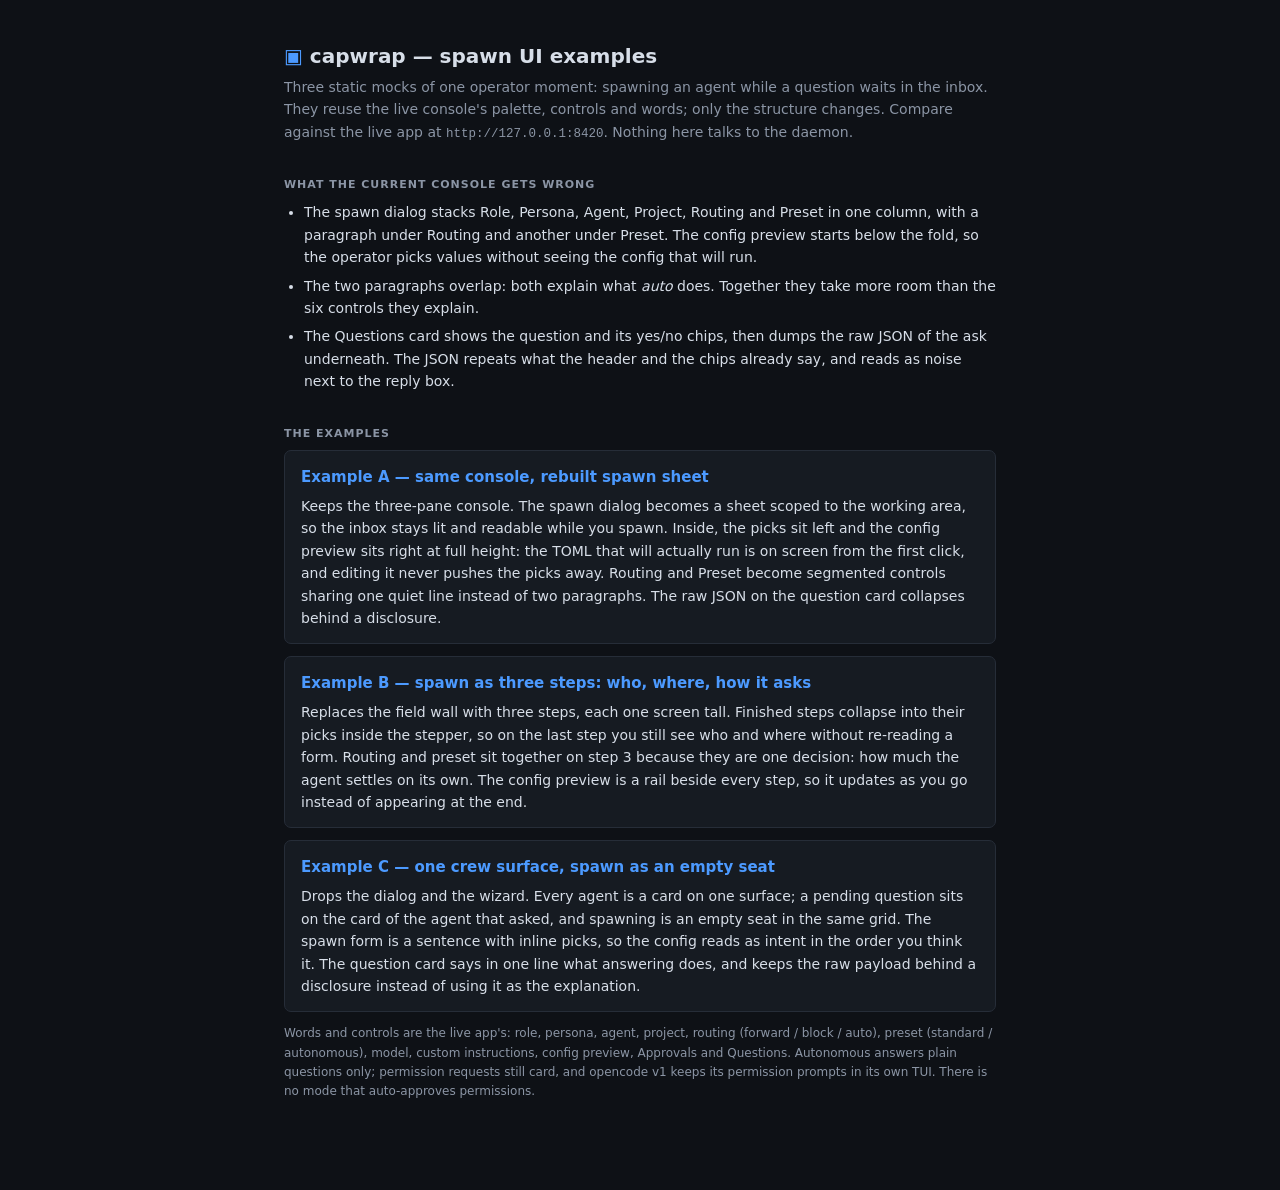
<file: notes/ui-examples/index.html>
<!doctype html>
<html lang="en">
  <head>
    <meta charset="utf-8" />
    <meta name="viewport" content="width=device-width, initial-scale=1" />
    <title>capwrap — spawn UI examples</title>
    <style>
      :root {
        --bg: #0e1116;
        --bg-raised: #161b22;
        --bg-inset: #0a0d12;
        --border: #262d38;
        --text: #d7dee8;
        --text-dim: #8b95a5;
        --accent: #4c9aff;
        --ok: #3fb950;
        --warn: #d29922;
        --danger: #f85149;
        --mono: ui-monospace, "SF Mono", "JetBrains Mono", Menlo, Consolas,
          monospace;
        --radius: 7px;
      }
      * {
        box-sizing: border-box;
      }
      body {
        margin: 0;
        font: 14px/1.6 system-ui, -apple-system, "Segoe UI", sans-serif;
        background: var(--bg);
        color: var(--text);
      }
      main {
        max-width: 760px;
        margin: 0 auto;
        padding: 40px 24px 80px;
      }
      h1 {
        font-size: 20px;
        margin: 0 0 4px;
      }
      h1 .logo {
        color: var(--accent);
      }
      .sub {
        color: var(--text-dim);
        margin: 0 0 28px;
      }
      h2 {
        font-size: 11px;
        text-transform: uppercase;
        letter-spacing: 0.09em;
        color: var(--text-dim);
        margin: 32px 0 8px;
      }
      p {
        margin: 0 0 10px;
      }
      ul {
        margin: 0;
        padding-left: 20px;
      }
      li {
        margin-bottom: 6px;
      }
      a {
        color: var(--accent);
      }
      .card {
        background: var(--bg-raised);
        border: 1px solid var(--border);
        border-radius: var(--radius);
        padding: 14px 16px;
        margin-bottom: 12px;
      }
      .card h3 {
        margin: 0 0 6px;
        font-size: 15px;
      }
      .card h3 a {
        text-decoration: none;
      }
      .card h3 a:hover {
        text-decoration: underline;
      }
      .card p {
        margin: 0;
        color: var(--text);
      }
      .mono {
        font-family: var(--mono);
        font-size: 12.5px;
      }
      .muted {
        color: var(--text-dim);
      }
      .small {
        font-size: 12px;
      }
    </style>
  </head>
  <body>
    <main>
      <h1><span class="logo">▣</span> capwrap — spawn UI examples</h1>
      <p class="sub">
        Three static mocks of one operator moment: spawning an agent while a
        question waits in the inbox. They reuse the live console's palette,
        controls and words; only the structure changes. Compare against the
        live app at <span class="mono">http://127.0.0.1:8420</span>. Nothing
        here talks to the daemon.
      </p>

      <h2>What the current console gets wrong</h2>
      <ul>
        <li>
          The spawn dialog stacks Role, Persona, Agent, Project, Routing and
          Preset in one column, with a paragraph under Routing and another
          under Preset. The config preview starts below the fold, so the
          operator picks values without seeing the config that will run.
        </li>
        <li>
          The two paragraphs overlap: both explain what <em>auto</em> does.
          Together they take more room than the six controls they explain.
        </li>
        <li>
          The Questions card shows the question and its yes/no chips, then
          dumps the raw JSON of the ask underneath. The JSON repeats what the
          header and the chips already say, and reads as noise next to the
          reply box.
        </li>
      </ul>

      <h2>The examples</h2>

      <div class="card">
        <h3><a href="example-a.html">Example A — same console, rebuilt spawn sheet</a></h3>
        <p>
          Keeps the three-pane console. The spawn dialog becomes a sheet
          scoped to the working area, so the inbox stays lit and readable
          while you spawn. Inside, the picks sit left and the config preview
          sits right at full height: the TOML that will actually run is on
          screen from the first click, and editing it never pushes the picks
          away. Routing and Preset become segmented controls sharing one
          quiet line instead of two paragraphs. The raw JSON on the question
          card collapses behind a disclosure.
        </p>
      </div>

      <div class="card">
        <h3><a href="example-b.html">Example B — spawn as three steps: who, where, how it asks</a></h3>
        <p>
          Replaces the field wall with three steps, each one screen tall.
          Finished steps collapse into their picks inside the stepper, so on
          the last step you still see who and where without re-reading a
          form. Routing and preset sit together on step 3 because they are
          one decision: how much the agent settles on its own. The config
          preview is a rail beside every step, so it updates as you go
          instead of appearing at the end.
        </p>
      </div>

      <div class="card">
        <h3><a href="example-c.html">Example C — one crew surface, spawn as an empty seat</a></h3>
        <p>
          Drops the dialog and the wizard. Every agent is a card on one
          surface; a pending question sits on the card of the agent that
          asked, and spawning is an empty seat in the same grid. The spawn
          form is a sentence with inline picks, so the config reads as intent
          in the order you think it. The question card says in one line what
          answering does, and keeps the raw payload behind a disclosure
          instead of using it as the explanation.
        </p>
      </div>

      <p class="muted small">
        Words and controls are the live app's: role, persona, agent, project,
        routing (forward / block / auto), preset (standard / autonomous),
        model, custom instructions, config preview, Approvals and Questions.
        Autonomous answers plain questions only; permission requests still
        card, and opencode v1 keeps its permission prompts in its own TUI.
        There is no mode that auto-approves permissions.
      </p>
    </main>
  </body>
</html>
</file>
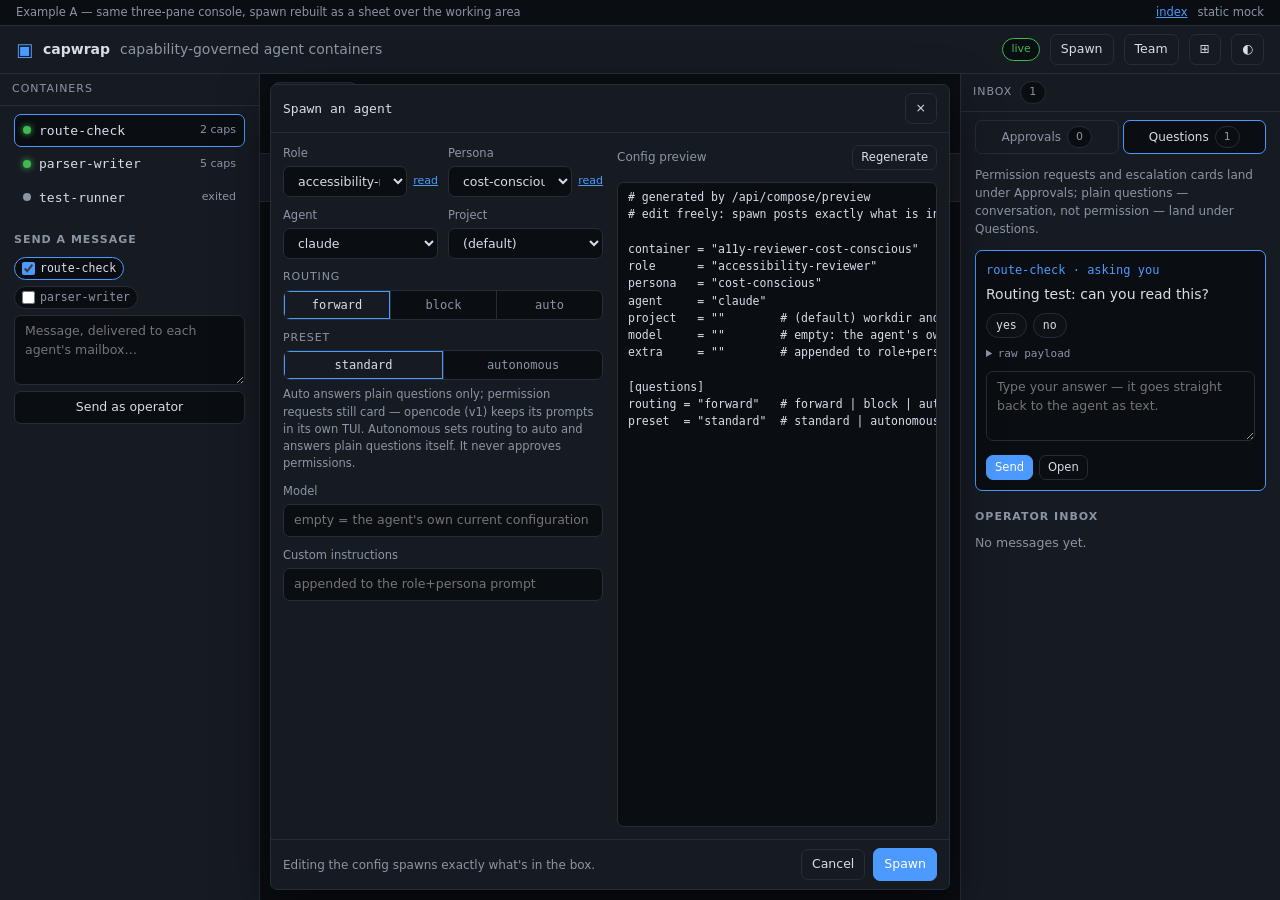
<file: notes/ui-examples/example-a.html>
<!doctype html>
<html lang="en">
  <head>
    <meta charset="utf-8" />
    <meta name="viewport" content="width=device-width, initial-scale=1" />
    <title>capwrap — example A</title>
    <style>
      :root {
        --bg: #0e1116;
        --bg-raised: #161b22;
        --bg-inset: #0a0d12;
        --border: #262d38;
        --text: #d7dee8;
        --text-dim: #8b95a5;
        --accent: #4c9aff;
        --ok: #3fb950;
        --warn: #d29922;
        --danger: #f85149;
        --mono: ui-monospace, "SF Mono", "JetBrains Mono", Menlo, Consolas,
          monospace;
        --radius: 7px;
      }
      * { box-sizing: border-box; }
      body {
        margin: 0;
        font: 14px/1.5 system-ui, -apple-system, "Segoe UI", sans-serif;
        background: var(--bg);
        color: var(--text);
        height: 100vh;
        display: flex;
        flex-direction: column;
        overflow: hidden;
      }
      .mono { font-family: var(--mono); font-size: 13px; }
      .muted { color: var(--text-dim); }
      .small { font-size: 12px; }
      .hint { color: var(--text-dim); font-size: 11.5px; line-height: 1.5; margin: 6px 0 0; }
      a { color: var(--accent); }

      button, select, textarea, input[type="text"] {
        font: inherit; color: var(--text); background: var(--bg-inset);
        border: 1px solid var(--border); border-radius: var(--radius);
        padding: 6px 10px; font-size: 12.5px;
      }
      button { cursor: pointer; }
      button:hover { border-color: var(--accent); }
      button.primary { background: var(--accent); border-color: var(--accent); color: #fff; }
      button.ghost { background: none; font-size: 12.5px; padding: 5px 10px; }
      button.small { font-size: 11.5px; padding: 3px 8px; }
      .pill { font-size: 11px; padding: 2px 8px; border-radius: 999px; border: 1px solid var(--border); background: var(--bg-inset); }
      .pill-ok { color: var(--ok); border-color: var(--ok); }
      .pill-quiet { color: var(--text-dim); }

      .reviewbar {
        flex: 0 0 auto; display: flex; gap: 10px; align-items: center;
        padding: 4px 16px; background: var(--bg-inset);
        border-bottom: 1px solid var(--border);
        color: var(--text-dim); font-size: 11.5px;
      }
      .topbar {
        display: flex; align-items: center; justify-content: space-between;
        padding: 8px 16px; background: var(--bg-raised);
        border-bottom: 1px solid var(--border); flex: 0 0 auto;
      }
      .brand { display: flex; align-items: center; gap: 10px; }
      .logo { color: var(--accent); font-size: 18px; }
      .topbar-right { display: flex; align-items: center; gap: 10px; }

      .layout { flex: 1 1 auto; display: flex; min-height: 0; min-width: 0; }
      .dock-left, .dock-right {
        background: var(--bg-raised); overflow-y: auto; padding: 0 14px 14px;
      }
      .dock-left { flex: 0 0 260px; border-right: 1px solid var(--border); }
      .dock-right { flex: 0 0 320px; border-left: 1px solid var(--border); }
      .content {
        flex: 1 1 auto; min-width: 0; display: flex; flex-direction: column;
        position: relative; background: var(--bg-raised);
      }
      .panel-bar {
        position: sticky; top: 0; z-index: 2; display: flex; align-items: center;
        gap: 8px; margin: 0 -14px 8px; padding: 7px 12px;
        background: var(--bg-raised); border-bottom: 1px solid var(--border);
        font-size: 11px; text-transform: uppercase; letter-spacing: 0.09em;
        color: var(--text-dim);
      }
      h2 {
        font-size: 11px; text-transform: uppercase; letter-spacing: 0.09em;
        color: var(--text-dim); margin: 18px 0 8px;
        display: flex; align-items: center; gap: 8px;
      }

      .node {
        display: flex; align-items: center; gap: 8px; padding: 6px 8px;
        border-radius: var(--radius); cursor: pointer; border: 1px solid transparent;
      }
      .node:hover { background: var(--bg-inset); }
      .node.selected { background: var(--bg-inset); border-color: var(--accent); }
      .node .name { font-family: var(--mono); font-size: 13px; }
      .node .meta { margin-left: auto; font-size: 11px; color: var(--text-dim); }
      .dot { width: 8px; height: 8px; border-radius: 50%; background: var(--text-dim); flex: 0 0 auto; }
      .dot.running { background: var(--ok); box-shadow: 0 0 6px var(--ok); }

      .compose { display: flex; flex-direction: column; gap: 6px; }
      .compose textarea { resize: vertical; }
      .targets { display: flex; flex-wrap: wrap; gap: 6px; }
      .target {
        display: flex; gap: 5px; align-items: center; padding: 2px 7px;
        border: 1px solid var(--border); border-radius: 999px;
        background: var(--bg-inset); font-family: var(--mono); font-size: 11.5px;
        color: var(--text-dim); cursor: pointer;
      }
      .target.on { color: var(--text); border-color: var(--accent); }
      .target input { accent-color: var(--accent); margin: 0; }

      .tabs {
        display: flex; gap: 2px; padding: 8px 12px 0; background: var(--bg-inset);
        border-bottom: 1px solid var(--border); flex-wrap: wrap; flex: 0 0 auto;
      }
      .tabs button {
        background: none; border: 1px solid transparent; border-bottom: none;
        color: var(--text-dim); padding: 7px 14px;
        border-radius: var(--radius) var(--radius) 0 0; cursor: pointer; font-size: 13px;
      }
      .tabs button.active {
        color: var(--text); background: var(--bg-raised);
        border-color: var(--border); margin-bottom: -1px;
      }
      .panel-head {
        display: flex; align-items: center; gap: 8px; padding: 8px 12px;
        border-bottom: 1px solid var(--border); flex-wrap: wrap; flex: 0 0 auto;
      }
      .spacer { flex: 1 1 auto; }
      .terminal-host {
        flex: 1 1 auto; min-height: 0; background: var(--bg-inset);
        padding: 10px 12px; font-family: var(--mono); font-size: 12px;
        line-height: 1.7; overflow: auto; color: var(--text-dim);
      }
      .terminal-host .me { color: var(--text); }

      /* inbox */
      .inbox-tabs { display: flex; gap: 4px; margin: 8px 0; }
      .inbox-tabs button {
        flex: 1; display: flex; align-items: center; justify-content: center;
        gap: 6px; background: none; border: 1px solid var(--border);
        border-radius: var(--radius); color: var(--text-dim); font-size: 12px;
        padding: 5px 8px; cursor: pointer; white-space: nowrap;
      }
      .inbox-tabs button.active { color: var(--text); border-color: var(--accent); background: var(--bg-inset); }
      .approval {
        background: var(--bg-inset); border: 1px solid var(--accent);
        border-radius: var(--radius); padding: 10px;
      }
      .approval .who { font-family: var(--mono); font-size: 12px; color: var(--accent); margin-bottom: 5px; }
      .approval .q { margin-bottom: 8px; word-break: break-word; }
      .chips { display: flex; flex-wrap: wrap; gap: 6px; margin-bottom: 8px; }
      .chip {
        font-family: var(--mono); font-size: 11.5px; padding: 3px 9px;
        border-radius: 999px; background: var(--bg); border: 1px solid var(--border);
        color: var(--text); cursor: pointer;
      }
      .chip:hover { border-color: var(--accent); color: var(--accent); }
      details.raw { margin: 0 0 8px; }
      details.raw summary { cursor: pointer; font-family: var(--mono); font-size: 11px; color: var(--text-dim); }
      details.raw summary:hover { color: var(--text); }
      details.raw pre {
        margin: 6px 0 0; font-family: var(--mono); font-size: 11px;
        color: var(--text-dim); background: var(--bg); border: 1px solid var(--border);
        border-radius: 4px; padding: 6px; overflow: auto;
      }
      .reply-text { width: 100%; resize: vertical; margin: 0 0 8px; }
      .actions { display: flex; gap: 6px; flex-wrap: wrap; }
      .messages { color: var(--text-dim); font-size: 12.5px; }

      /* the spawn sheet: scoped to the working area, two columns */
      .sheet {
        position: absolute; inset: 10px; z-index: 6; display: flex;
        flex-direction: column; background: var(--bg-raised);
        border: 1px solid var(--border); border-radius: var(--radius);
        box-shadow: 0 18px 50px rgba(0, 0, 0, 0.55);
      }
      .sheet-head, .sheet-foot {
        display: flex; align-items: center; gap: 8px; padding: 8px 12px;
        flex: 0 0 auto;
      }
      .sheet-head { border-bottom: 1px solid var(--border); }
      .sheet-foot { border-top: 1px solid var(--border); }
      .sheet-body { flex: 1 1 auto; min-height: 0; display: flex; gap: 14px; padding: 12px; }
      .sheet-picks {
        flex: 1 1 50%; min-width: 0; overflow-y: auto;
        display: flex; flex-direction: column; gap: 10px;
      }
      .sheet-preview { flex: 1 1 50%; min-width: 0; display: flex; flex-direction: column; }
      .sheet-preview textarea {
        flex: 1 1 auto; min-height: 0; width: 100%; resize: none;
        font-family: var(--mono); font-size: 11.5px; line-height: 1.5;
        white-space: pre; overflow: auto; margin-top: 6px;
      }
      .fieldrow { display: grid; grid-template-columns: 1fr 1fr; gap: 10px; }
      .field { display: flex; flex-direction: column; gap: 4px; font-size: 11.5px; color: var(--text-dim); min-width: 0; }
      .with-read { display: flex; gap: 6px; align-items: center; }
      .with-read select { flex: 1; min-width: 0; }
      .linkish {
        background: none; border: none; padding: 0; color: var(--accent);
        font-size: 11px; cursor: pointer; text-decoration: underline;
      }
      .lab {
        font-size: 11px; text-transform: uppercase; letter-spacing: 0.08em;
        color: var(--text-dim); margin: 0 0 4px;
      }
      .seg {
        display: inline-flex; border: 1px solid var(--border);
        border-radius: var(--radius); background: var(--bg-inset);
        overflow: hidden; width: 100%;
      }
      .seg label { flex: 1; position: relative; }
      .seg input { position: absolute; opacity: 0; inset: 0; }
      .seg span {
        display: block; text-align: center; padding: 5px 8px;
        font-family: var(--mono); font-size: 12px; color: var(--text-dim);
        cursor: pointer; border-left: 1px solid var(--border);
      }
      .seg label:first-child span { border-left: none; }
      .seg input:checked + span {
        color: var(--text); background: var(--bg-raised);
        box-shadow: inset 0 0 0 1px var(--accent);
      }
      .seg input:focus-visible + span { outline: 2px solid var(--accent); outline-offset: -2px; }
      .dirty { color: var(--warn); font-size: 11px; }
    </style>
  </head>
  <body>
    <div class="reviewbar">
      <span>Example A — same three-pane console, spawn rebuilt as a sheet over the working area</span>
      <span class="spacer" style="flex: 1"></span>
      <a href="index.html">index</a>
      <span>static mock</span>
    </div>

    <header class="topbar">
      <div class="brand">
        <span class="logo">▣</span>
        <strong>capwrap</strong>
        <span class="muted">capability-governed agent containers</span>
      </div>
      <div class="topbar-right">
        <span class="pill pill-ok">live</span>
        <button class="ghost">Spawn</button>
        <button class="ghost">Team</button>
        <button class="ghost">⊞</button>
        <button class="ghost">◐</button>
      </div>
    </header>

    <main class="layout">
      <aside class="dock-left">
        <div class="panel-bar">Containers</div>
        <div class="node selected">
          <span class="dot running"></span>
          <span class="name">route-check</span>
          <span class="meta">2 caps</span>
        </div>
        <div class="node">
          <span class="dot running"></span>
          <span class="name">parser-writer</span>
          <span class="meta">5 caps</span>
        </div>
        <div class="node">
          <span class="dot"></span>
          <span class="name">test-runner</span>
          <span class="meta">exited</span>
        </div>

        <h2>Send a message</h2>
        <form class="compose">
          <div class="targets">
            <label class="target on"><input type="checkbox" checked />route-check</label>
            <label class="target"><input type="checkbox" />parser-writer</label>
          </div>
          <textarea rows="3" placeholder="Message, delivered to each agent's mailbox…"></textarea>
          <button type="submit">Send as operator</button>
        </form>
      </aside>

      <section class="content">
        <nav class="tabs">
          <button class="active">Terminal</button>
          <button>All agents</button>
          <button>Files</button>
          <button>Authority</button>
          <button>Teams</button>
          <button>Projects</button>
          <button>Capabilities</button>
          <button>Boards</button>
          <button>Messages</button>
          <button>Audit</button>
        </nav>
        <div class="panel-head">
          <span class="mono">route-check</span>
          <select aria-label="question routing for route-check">
            <option selected>forward</option>
            <option>block</option>
            <option>auto</option>
          </select>
          <span class="spacer"></span>
          <button class="ghost">Start</button>
          <button class="ghost">Interrupt</button>
          <button class="ghost">Stop</button>
        </div>
        <div class="terminal-host">
          <div><span class="me">route-check $</span> capwrap check routing</div>
          <div>ask → operator (forward): "Routing test: can you read this?"</div>
          <div>waiting for reply…</div>
        </div>

        <!-- spawn: a sheet over the working area only, so the inbox stays lit -->
        <div class="sheet" role="dialog" aria-label="Spawn an agent">
          <div class="sheet-head">
            <span class="mono">Spawn an agent</span>
            <span class="spacer"></span>
            <button class="ghost" title="Close">×</button>
          </div>

          <div class="sheet-body">
            <div class="sheet-picks">
              <div class="fieldrow">
                <label class="field">Role
                  <span class="with-read">
                    <select>
                      <option selected>accessibility-reviewer</option>
                      <option>parser-writer</option>
                      <option>test-runner</option>
                      <option>docs-writer</option>
                    </select>
                    <button type="button" class="linkish">read</button>
                  </span>
                </label>
                <label class="field">Persona
                  <span class="with-read">
                    <select>
                      <option selected>cost-conscious</option>
                      <option>thorough</option>
                      <option>quick</option>
                    </select>
                    <button type="button" class="linkish">read</button>
                  </span>
                </label>
              </div>
              <div class="fieldrow">
                <label class="field">Agent
                  <select>
                    <option selected>claude</option>
                    <option>opencode</option>
                    <option>codex</option>
                  </select>
                </label>
                <label class="field">Project
                  <select>
                    <option selected>(default)</option>
                    <option>capwrap</option>
                    <option>docs-site</option>
                  </select>
                </label>
              </div>

              <div>
                <div class="lab">Routing</div>
                <div class="seg" role="radiogroup" aria-label="Routing">
                  <label><input type="radio" name="routing" checked /><span>forward</span></label>
                  <label><input type="radio" name="routing" /><span>block</span></label>
                  <label><input type="radio" name="routing" /><span>auto</span></label>
                </div>
              </div>
              <div>
                <div class="lab">Preset</div>
                <div class="seg" role="radiogroup" aria-label="Preset">
                  <label><input type="radio" name="preset" checked /><span>standard</span></label>
                  <label><input type="radio" name="preset" /><span>autonomous</span></label>
                </div>
                <p class="hint">
                  Auto answers plain questions only; permission requests still
                  card — opencode (v1) keeps its prompts in its own TUI.
                  Autonomous sets routing to auto and answers plain questions
                  itself. It never approves permissions.
                </p>
              </div>

              <label class="field">Model
                <input type="text" placeholder="empty = the agent's own current configuration" />
              </label>
              <label class="field">Custom instructions
                <input type="text" placeholder="appended to the role+persona prompt" />
              </label>
            </div>

            <div class="sheet-preview">
              <div class="panel-head" style="padding: 0 0 6px; border-bottom: none">
                <span class="muted small">Config preview</span>
                <span class="spacer"></span>
                <button type="button" class="ghost small">Regenerate</button>
              </div>
              <textarea spellcheck="false"># generated by /api/compose/preview
# edit freely: spawn posts exactly what is in this box

container = "a11y-reviewer-cost-conscious"
role      = "accessibility-reviewer"
persona   = "cost-conscious"
agent     = "claude"
project   = ""        # (default) workdir and mounts
model     = ""        # empty: the agent's own config
extra     = ""        # appended to role+persona prompt

[questions]
routing = "forward"   # forward | block | auto
preset  = "standard"  # standard | autonomous</textarea>
            </div>
          </div>

          <div class="sheet-foot">
            <span class="muted small">Editing the config spawns exactly what's in the box.</span>
            <span class="spacer"></span>
            <button class="ghost">Cancel</button>
            <button class="primary">Spawn</button>
          </div>
        </div>
      </section>

      <aside class="dock-right">
        <div class="panel-bar">Inbox <span class="pill pill-quiet">1</span></div>
        <nav class="inbox-tabs">
          <button>Approvals <span class="pill pill-quiet">0</span></button>
          <button class="active">Questions <span class="pill pill-quiet">1</span></button>
        </nav>
        <p class="muted small">
          Permission requests and escalation cards land under Approvals;
          plain questions — conversation, not permission — land under
          Questions.
        </p>

        <div class="approval">
          <div class="who">route-check · asking you</div>
          <div class="q">Routing test: can you read this?</div>
          <div class="chips">
            <button type="button" class="chip">yes</button>
            <button type="button" class="chip">no</button>
          </div>
          <details class="raw">
            <summary>raw payload</summary>
            <pre>{
  "options": [
    "yes",
    "no"
  ],
  "container": "route-check"
}</pre>
          </details>
          <textarea class="reply-text" rows="3"
            placeholder="Type your answer — it goes straight back to the agent as text."></textarea>
          <div class="actions">
            <button class="primary small">Send</button>
            <button class="ghost small">Open</button>
          </div>
        </div>

        <h2>Operator inbox</h2>
        <div class="messages">No messages yet.</div>
      </aside>
    </main>
  </body>
</html>
</file>
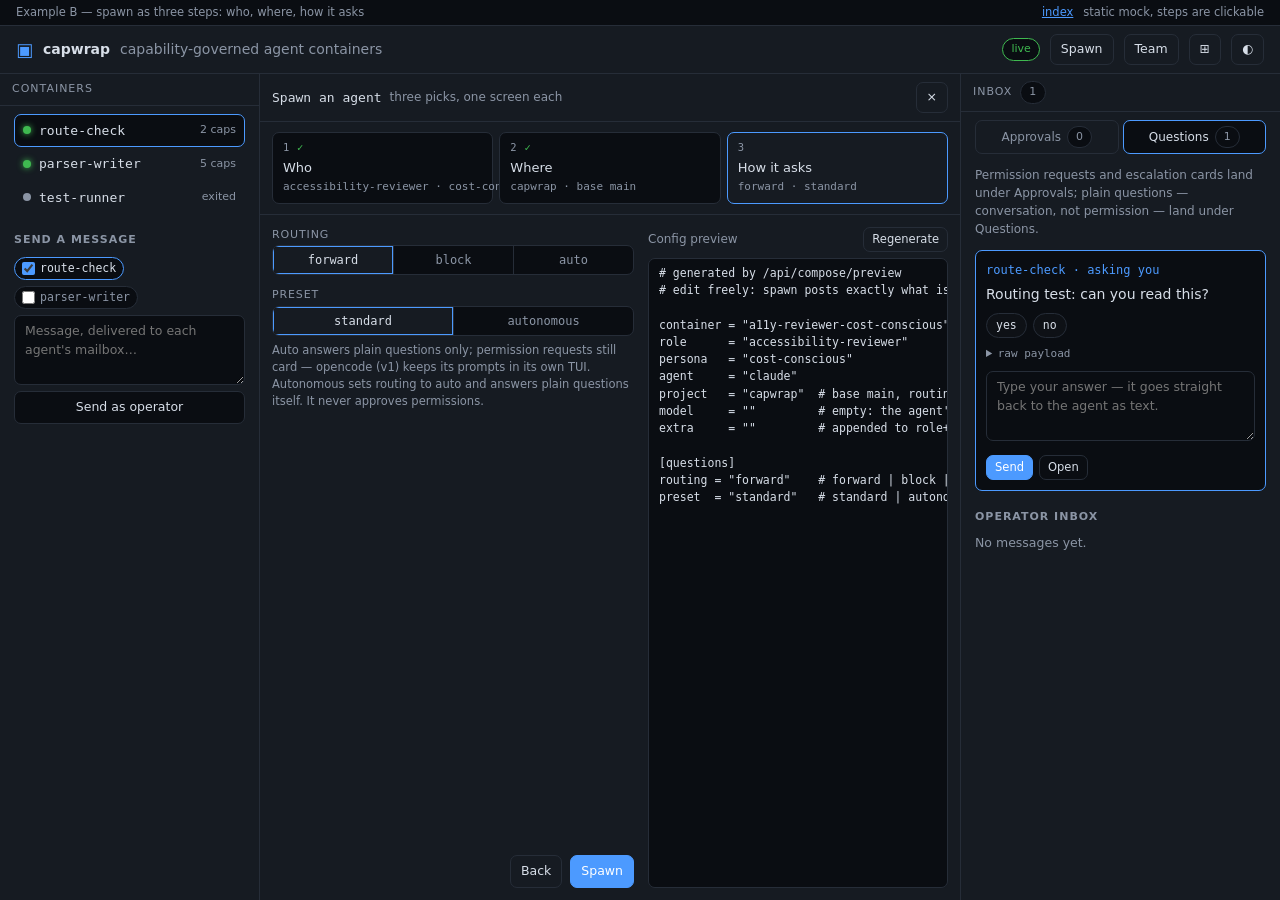
<file: notes/ui-examples/example-b.html>
<!doctype html>
<html lang="en">
  <head>
    <meta charset="utf-8" />
    <meta name="viewport" content="width=device-width, initial-scale=1" />
    <title>capwrap — example B</title>
    <style>
      :root {
        --bg: #0e1116;
        --bg-raised: #161b22;
        --bg-inset: #0a0d12;
        --border: #262d38;
        --text: #d7dee8;
        --text-dim: #8b95a5;
        --accent: #4c9aff;
        --ok: #3fb950;
        --warn: #d29922;
        --danger: #f85149;
        --mono: ui-monospace, "SF Mono", "JetBrains Mono", Menlo, Consolas,
          monospace;
        --radius: 7px;
      }
      * { box-sizing: border-box; }
      body {
        margin: 0;
        font: 14px/1.5 system-ui, -apple-system, "Segoe UI", sans-serif;
        background: var(--bg);
        color: var(--text);
        height: 100vh;
        display: flex;
        flex-direction: column;
        overflow: hidden;
      }
      .mono { font-family: var(--mono); font-size: 13px; }
      .muted { color: var(--text-dim); }
      .small { font-size: 12px; }
      .hint { color: var(--text-dim); font-size: 11.5px; line-height: 1.5; margin: 6px 0 0; }
      a { color: var(--accent); }

      button, select, textarea, input[type="text"] {
        font: inherit; color: var(--text); background: var(--bg-inset);
        border: 1px solid var(--border); border-radius: var(--radius);
        padding: 6px 10px; font-size: 12.5px;
      }
      button { cursor: pointer; }
      button:hover { border-color: var(--accent); }
      button.primary { background: var(--accent); border-color: var(--accent); color: #fff; }
      button.ghost { background: none; font-size: 12.5px; padding: 5px 10px; }
      button.small { font-size: 11.5px; padding: 3px 8px; }
      .pill { font-size: 11px; padding: 2px 8px; border-radius: 999px; border: 1px solid var(--border); background: var(--bg-inset); }
      .pill-ok { color: var(--ok); border-color: var(--ok); }
      .pill-quiet { color: var(--text-dim); }

      .reviewbar {
        flex: 0 0 auto; display: flex; gap: 10px; align-items: center;
        padding: 4px 16px; background: var(--bg-inset);
        border-bottom: 1px solid var(--border);
        color: var(--text-dim); font-size: 11.5px;
      }
      .topbar {
        display: flex; align-items: center; justify-content: space-between;
        padding: 8px 16px; background: var(--bg-raised);
        border-bottom: 1px solid var(--border); flex: 0 0 auto;
      }
      .brand { display: flex; align-items: center; gap: 10px; }
      .logo { color: var(--accent); font-size: 18px; }
      .topbar-right { display: flex; align-items: center; gap: 10px; }

      .layout { flex: 1 1 auto; display: flex; min-height: 0; min-width: 0; }
      .dock-left, .dock-right { background: var(--bg-raised); overflow-y: auto; padding: 0 14px 14px; }
      .dock-left { flex: 0 0 260px; border-right: 1px solid var(--border); }
      .dock-right { flex: 0 0 320px; border-left: 1px solid var(--border); }
      .content {
        flex: 1 1 auto; min-width: 0; display: flex; flex-direction: column;
        background: var(--bg-raised);
      }
      .panel-bar {
        position: sticky; top: 0; z-index: 2; display: flex; align-items: center;
        gap: 8px; margin: 0 -14px 8px; padding: 7px 12px;
        background: var(--bg-raised); border-bottom: 1px solid var(--border);
        font-size: 11px; text-transform: uppercase; letter-spacing: 0.09em;
        color: var(--text-dim);
      }
      h2 {
        font-size: 11px; text-transform: uppercase; letter-spacing: 0.09em;
        color: var(--text-dim); margin: 18px 0 8px;
        display: flex; align-items: center; gap: 8px;
      }
      .node {
        display: flex; align-items: center; gap: 8px; padding: 6px 8px;
        border-radius: var(--radius); cursor: pointer; border: 1px solid transparent;
      }
      .node:hover { background: var(--bg-inset); }
      .node.selected { background: var(--bg-inset); border-color: var(--accent); }
      .node .name { font-family: var(--mono); font-size: 13px; }
      .node .meta { margin-left: auto; font-size: 11px; color: var(--text-dim); }
      .dot { width: 8px; height: 8px; border-radius: 50%; background: var(--text-dim); flex: 0 0 auto; }
      .dot.running { background: var(--ok); box-shadow: 0 0 6px var(--ok); }
      .compose { display: flex; flex-direction: column; gap: 6px; }
      .compose textarea { resize: vertical; }
      .targets { display: flex; flex-wrap: wrap; gap: 6px; }
      .target {
        display: flex; gap: 5px; align-items: center; padding: 2px 7px;
        border: 1px solid var(--border); border-radius: 999px;
        background: var(--bg-inset); font-family: var(--mono); font-size: 11.5px;
        color: var(--text-dim); cursor: pointer;
      }
      .target.on { color: var(--text); border-color: var(--accent); }
      .target input { accent-color: var(--accent); margin: 0; }

      /* inbox */
      .inbox-tabs { display: flex; gap: 4px; margin: 8px 0; }
      .inbox-tabs button {
        flex: 1; display: flex; align-items: center; justify-content: center;
        gap: 6px; background: none; border: 1px solid var(--border);
        border-radius: var(--radius); color: var(--text-dim); font-size: 12px;
        padding: 5px 8px; cursor: pointer; white-space: nowrap;
      }
      .inbox-tabs button.active { color: var(--text); border-color: var(--accent); background: var(--bg-inset); }
      .approval {
        background: var(--bg-inset); border: 1px solid var(--accent);
        border-radius: var(--radius); padding: 10px;
      }
      .approval .who { font-family: var(--mono); font-size: 12px; color: var(--accent); margin-bottom: 5px; }
      .approval .q { margin-bottom: 8px; word-break: break-word; }
      .chips { display: flex; flex-wrap: wrap; gap: 6px; margin-bottom: 8px; }
      .chip {
        font-family: var(--mono); font-size: 11.5px; padding: 3px 9px;
        border-radius: 999px; background: var(--bg); border: 1px solid var(--border);
        color: var(--text); cursor: pointer;
      }
      .chip:hover { border-color: var(--accent); color: var(--accent); }
      details.raw { margin: 0 0 8px; }
      details.raw summary { cursor: pointer; font-family: var(--mono); font-size: 11px; color: var(--text-dim); }
      details.raw summary:hover { color: var(--text); }
      details.raw pre {
        margin: 6px 0 0; font-family: var(--mono); font-size: 11px;
        color: var(--text-dim); background: var(--bg); border: 1px solid var(--border);
        border-radius: 4px; padding: 6px; overflow: auto;
      }
      .reply-text { width: 100%; resize: vertical; margin: 0 0 8px; }
      .actions { display: flex; gap: 6px; flex-wrap: wrap; }
      .messages { color: var(--text-dim); font-size: 12.5px; }

      /* the stepped flow */
      .flow-head {
        display: flex; align-items: center; gap: 8px; padding: 8px 12px;
        border-bottom: 1px solid var(--border); flex: 0 0 auto;
      }
      .steps {
        display: flex; gap: 6px; padding: 10px 12px;
        border-bottom: 1px solid var(--border); flex: 0 0 auto;
      }
      .step {
        flex: 1; min-width: 0; text-align: left; background: var(--bg-inset);
        border: 1px solid var(--border); border-radius: var(--radius);
        padding: 7px 10px; cursor: pointer; display: flex;
        flex-direction: column; gap: 2px;
      }
      .step:hover { border-color: var(--text-dim); }
      .step .n {
        font-family: var(--mono); font-size: 10.5px; color: var(--text-dim);
        text-transform: uppercase; letter-spacing: 0.07em;
      }
      .step .t { font-size: 13px; color: var(--text); }
      .step .sum {
        font-family: var(--mono); font-size: 11px; color: var(--text-dim);
        overflow: hidden; text-overflow: ellipsis; white-space: nowrap;
      }
      .step.active { border-color: var(--accent); background: var(--bg-raised); }
      .step.done .n::after { content: " ✓"; color: var(--ok); }

      .flow { flex: 1 1 auto; min-height: 0; display: flex; gap: 14px; padding: 12px; }
      .flow-main {
        flex: 1 1 auto; min-width: 0; overflow-y: auto;
        display: flex; flex-direction: column;
      }
      .flow-rail { flex: 0 0 300px; min-height: 0; display: flex; flex-direction: column; }
      .flow-rail textarea {
        flex: 1 1 auto; min-height: 0; width: 100%; resize: none;
        font-family: var(--mono); font-size: 11.5px; line-height: 1.5;
        white-space: pre; overflow: auto; margin-top: 6px;
      }
      .stepbody { display: none; flex-direction: column; gap: 12px; flex: 1 1 auto; min-height: 0; }
      .stepbody.active { display: flex; }
      /* Columns collapse as the working area narrows, so role names never
         truncate against the config rail. */
      .who-grid {
        display: grid;
        grid-template-columns: repeat(auto-fit, minmax(190px, 1fr));
        gap: 10px;
      }
      .grouplist { display: flex; flex-direction: column; gap: 6px; }
      .lab {
        font-size: 11px; text-transform: uppercase; letter-spacing: 0.08em;
        color: var(--text-dim); margin: 0 0 2px;
      }
      .rcard {
        display: flex; gap: 7px; align-items: center; padding: 6px 9px;
        border: 1px solid var(--border); border-radius: 6px;
        background: var(--bg-inset); cursor: pointer;
        font-family: var(--mono); font-size: 12px; color: var(--text-dim);
      }
      .rcard:hover { border-color: var(--text-dim); }
      .rcard input { accent-color: var(--accent); margin: 0; }
      .rcard:has(input:checked) { border-color: var(--accent); color: var(--text); background: var(--bg-raised); }
      .rcard .linkish { margin-left: auto; }
      .rcard.col { flex-direction: column; align-items: flex-start; gap: 3px; }
      .rcard.col .top { display: flex; gap: 7px; align-items: center; }
      .rcard .meta { font-size: 11px; color: var(--text-dim); }
      .linkish {
        background: none; border: none; padding: 0; color: var(--accent);
        font-size: 11px; cursor: pointer; text-decoration: underline;
      }
      .fieldrow { display: grid; grid-template-columns: 1fr 1fr; gap: 10px; }
      .field { display: flex; flex-direction: column; gap: 4px; font-size: 11.5px; color: var(--text-dim); min-width: 0; }
      .seg {
        display: inline-flex; border: 1px solid var(--border);
        border-radius: var(--radius); background: var(--bg-inset);
        overflow: hidden; width: 100%;
      }
      .seg label { flex: 1; position: relative; }
      .seg input { position: absolute; opacity: 0; inset: 0; }
      .seg span {
        display: block; text-align: center; padding: 5px 8px;
        font-family: var(--mono); font-size: 12px; color: var(--text-dim);
        cursor: pointer; border-left: 1px solid var(--border);
      }
      .seg label:first-child span { border-left: none; }
      .seg input:checked + span {
        color: var(--text); background: var(--bg-raised);
        box-shadow: inset 0 0 0 1px var(--accent);
      }
      .seg input:focus-visible + span { outline: 2px solid var(--accent); outline-offset: -2px; }
      .step-actions { display: flex; justify-content: flex-end; gap: 8px; margin-top: auto; padding-top: 6px; }
    </style>
  </head>
  <body>
    <div class="reviewbar">
      <span>Example B — spawn as three steps: who, where, how it asks</span>
      <span style="flex: 1"></span>
      <a href="index.html">index</a>
      <span>static mock, steps are clickable</span>
    </div>

    <header class="topbar">
      <div class="brand">
        <span class="logo">▣</span>
        <strong>capwrap</strong>
        <span class="muted">capability-governed agent containers</span>
      </div>
      <div class="topbar-right">
        <span class="pill pill-ok">live</span>
        <button class="ghost">Spawn</button>
        <button class="ghost">Team</button>
        <button class="ghost">⊞</button>
        <button class="ghost">◐</button>
      </div>
    </header>

    <main class="layout">
      <aside class="dock-left">
        <div class="panel-bar">Containers</div>
        <div class="node selected">
          <span class="dot running"></span>
          <span class="name">route-check</span>
          <span class="meta">2 caps</span>
        </div>
        <div class="node">
          <span class="dot running"></span>
          <span class="name">parser-writer</span>
          <span class="meta">5 caps</span>
        </div>
        <div class="node">
          <span class="dot"></span>
          <span class="name">test-runner</span>
          <span class="meta">exited</span>
        </div>

        <h2>Send a message</h2>
        <form class="compose">
          <div class="targets">
            <label class="target on"><input type="checkbox" checked />route-check</label>
            <label class="target"><input type="checkbox" />parser-writer</label>
          </div>
          <textarea rows="3" placeholder="Message, delivered to each agent's mailbox…"></textarea>
          <button type="submit">Send as operator</button>
        </form>
      </aside>

      <section class="content">
        <div class="flow-head">
          <span class="mono">Spawn an agent</span>
          <span class="muted small">three picks, one screen each</span>
          <span style="flex: 1"></span>
          <button class="ghost" title="Close">×</button>
        </div>

        <div class="steps">
          <button class="step done" data-step="1"
            title="accessibility-reviewer · cost-conscious · claude">
            <span class="n">1</span>
            <span class="t">Who</span>
            <span class="sum">accessibility-reviewer · cost-conscious · claude</span>
          </button>
          <button class="step done" data-step="2" title="capwrap · base main">
            <span class="n">2</span>
            <span class="t">Where</span>
            <span class="sum">capwrap · base main</span>
          </button>
          <button class="step active" data-step="3" title="forward · standard">
            <span class="n">3</span>
            <span class="t">How it asks</span>
            <span class="sum">forward · standard</span>
          </button>
        </div>

        <div class="flow">
          <div class="flow-main">
            <!-- step 1: who -->
            <div class="stepbody" data-step="1">
              <div class="who-grid">
                <div>
                  <div class="lab">Role</div>
                  <div class="grouplist">
                    <label class="rcard"><input type="radio" name="role" checked />accessibility-reviewer<button type="button" class="linkish">read</button></label>
                    <label class="rcard"><input type="radio" name="role" />parser-writer<button type="button" class="linkish">read</button></label>
                    <label class="rcard"><input type="radio" name="role" />test-runner<button type="button" class="linkish">read</button></label>
                    <label class="rcard"><input type="radio" name="role" />docs-writer<button type="button" class="linkish">read</button></label>
                  </div>
                </div>
                <div>
                  <div class="lab">Persona</div>
                  <div class="grouplist">
                    <label class="rcard"><input type="radio" name="persona" checked />cost-conscious<button type="button" class="linkish">read</button></label>
                    <label class="rcard"><input type="radio" name="persona" />thorough<button type="button" class="linkish">read</button></label>
                    <label class="rcard"><input type="radio" name="persona" />quick<button type="button" class="linkish">read</button></label>
                  </div>
                </div>
                <div>
                  <div class="lab">Agent</div>
                  <div class="grouplist">
                    <label class="rcard"><input type="radio" name="agent" checked />claude</label>
                    <label class="rcard"><input type="radio" name="agent" />opencode</label>
                    <label class="rcard"><input type="radio" name="agent" />codex</label>
                  </div>
                </div>
              </div>
              <div class="fieldrow">
                <label class="field">Model
                  <input type="text" placeholder="empty = the agent's own current configuration" />
                </label>
                <label class="field">Custom instructions
                  <input type="text" placeholder="appended to the role+persona prompt" />
                </label>
              </div>
              <div class="step-actions">
                <button class="primary" data-goto="2">Continue</button>
              </div>
            </div>

            <!-- step 2: where -->
            <div class="stepbody" data-step="2">
              <div>
                <div class="lab">Project</div>
                <div class="grouplist">
                  <label class="rcard col">
                    <span class="top"><input type="radio" name="project" />(default)</span>
                    <span class="meta">daemon workdir · no extra mounts · no routing default</span>
                  </label>
                  <label class="rcard col">
                    <span class="top"><input type="radio" name="project" checked />capwrap</span>
                    <span class="meta">/home/vagvaz/Projects/capwrap · base main · routing default forward</span>
                  </label>
                  <label class="rcard col">
                    <span class="top"><input type="radio" name="project" />docs-site</span>
                    <span class="meta">/home/vagvaz/Projects/docs-site · base main · 1 extra mount</span>
                  </label>
                </div>
              </div>
              <p class="hint">
                A project fixes the workdir, mounts and a routing default.
                Step 3 can still override the routing.
              </p>
              <div class="step-actions">
                <button class="ghost" data-goto="1">Back</button>
                <button class="primary" data-goto="3">Continue</button>
              </div>
            </div>

            <!-- step 3: how it asks -->
            <div class="stepbody active" data-step="3">
              <div>
                <div class="lab">Routing</div>
                <div class="seg" role="radiogroup" aria-label="Routing">
                  <label><input type="radio" name="routing" checked /><span>forward</span></label>
                  <label><input type="radio" name="routing" /><span>block</span></label>
                  <label><input type="radio" name="routing" /><span>auto</span></label>
                </div>
              </div>
              <div>
                <div class="lab">Preset</div>
                <div class="seg" role="radiogroup" aria-label="Preset">
                  <label><input type="radio" name="preset" checked /><span>standard</span></label>
                  <label><input type="radio" name="preset" /><span>autonomous</span></label>
                </div>
                <p class="hint">
                  Auto answers plain questions only; permission requests still
                  card — opencode (v1) keeps its prompts in its own TUI.
                  Autonomous sets routing to auto and answers plain questions
                  itself. It never approves permissions.
                </p>
              </div>
              <div class="step-actions">
                <button class="ghost" data-goto="2">Back</button>
                <button class="primary">Spawn</button>
              </div>
            </div>
          </div>

          <div class="flow-rail">
            <div style="display: flex; align-items: center; gap: 8px">
              <span class="muted small">Config preview</span>
              <span style="flex: 1"></span>
              <button type="button" class="ghost small">Regenerate</button>
            </div>
            <textarea spellcheck="false"># generated by /api/compose/preview
# edit freely: spawn posts exactly what is in this box

container = "a11y-reviewer-cost-conscious"
role      = "accessibility-reviewer"
persona   = "cost-conscious"
agent     = "claude"
project   = "capwrap"  # base main, routing default forward
model     = ""         # empty: the agent's own config
extra     = ""         # appended to role+persona prompt

[questions]
routing = "forward"    # forward | block | auto
preset  = "standard"   # standard | autonomous</textarea>
          </div>
        </div>
      </section>

      <aside class="dock-right">
        <div class="panel-bar">Inbox <span class="pill pill-quiet">1</span></div>
        <nav class="inbox-tabs">
          <button>Approvals <span class="pill pill-quiet">0</span></button>
          <button class="active">Questions <span class="pill pill-quiet">1</span></button>
        </nav>
        <p class="muted small">
          Permission requests and escalation cards land under Approvals;
          plain questions — conversation, not permission — land under
          Questions.
        </p>

        <div class="approval">
          <div class="who">route-check · asking you</div>
          <div class="q">Routing test: can you read this?</div>
          <div class="chips">
            <button type="button" class="chip">yes</button>
            <button type="button" class="chip">no</button>
          </div>
          <details class="raw">
            <summary>raw payload</summary>
            <pre>{
  "options": [
    "yes",
    "no"
  ],
  "container": "route-check"
}</pre>
          </details>
          <textarea class="reply-text" rows="3"
            placeholder="Type your answer — it goes straight back to the agent as text."></textarea>
          <div class="actions">
            <button class="primary small">Send</button>
            <button class="ghost small">Open</button>
          </div>
        </div>

        <h2>Operator inbox</h2>
        <div class="messages">No messages yet.</div>
      </aside>
    </main>

    <script>
      // Step switching only; the radios and selects are real controls.
      const steps = document.querySelectorAll(".step");
      const bodies = document.querySelectorAll(".stepbody");
      function goto(n) {
        steps.forEach((s) => {
          const k = +s.dataset.step;
          s.classList.toggle("active", k === n);
          s.classList.toggle("done", k < n);
        });
        bodies.forEach((b) =>
          b.classList.toggle("active", +b.dataset.step === n),
        );
      }
      steps.forEach((s) =>
        s.addEventListener("click", () => goto(+s.dataset.step)),
      );
      document.querySelectorAll("[data-goto]").forEach((b) =>
        b.addEventListener("click", () => goto(+b.dataset.goto)),
      );
    </script>
  </body>
</html>
</file>
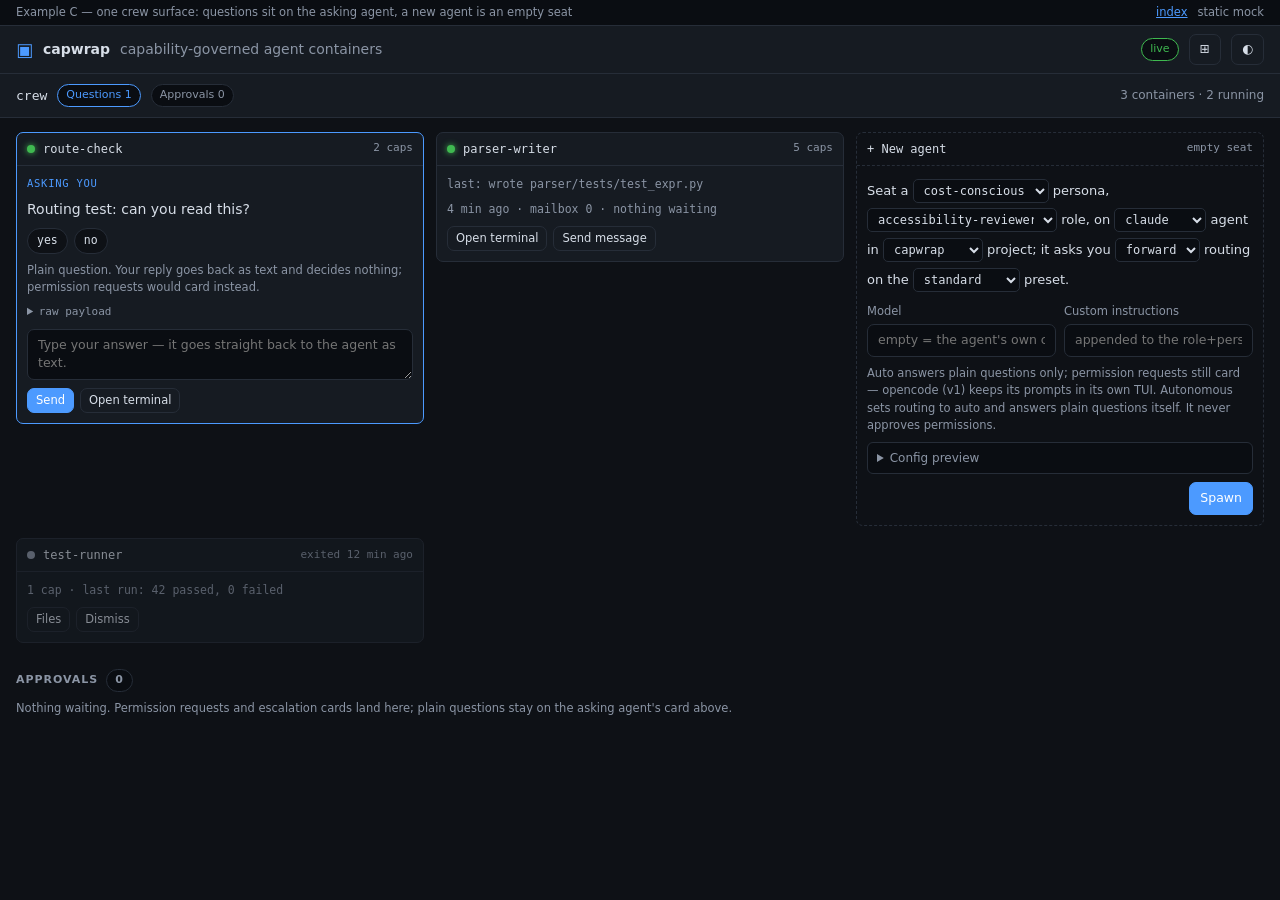
<file: notes/ui-examples/example-c.html>
<!doctype html>
<html lang="en">
  <head>
    <meta charset="utf-8" />
    <meta name="viewport" content="width=device-width, initial-scale=1" />
    <title>capwrap — example C</title>
    <style>
      :root {
        --bg: #0e1116;
        --bg-raised: #161b22;
        --bg-inset: #0a0d12;
        --border: #262d38;
        --text: #d7dee8;
        --text-dim: #8b95a5;
        --accent: #4c9aff;
        --ok: #3fb950;
        --warn: #d29922;
        --danger: #f85149;
        --mono: ui-monospace, "SF Mono", "JetBrains Mono", Menlo, Consolas,
          monospace;
        --radius: 7px;
      }
      * { box-sizing: border-box; }
      body {
        margin: 0;
        font: 14px/1.5 system-ui, -apple-system, "Segoe UI", sans-serif;
        background: var(--bg);
        color: var(--text);
        height: 100vh;
        display: flex;
        flex-direction: column;
        overflow: hidden;
      }
      .mono { font-family: var(--mono); font-size: 13px; }
      .muted { color: var(--text-dim); }
      .small { font-size: 12px; }
      .hint { color: var(--text-dim); font-size: 11.5px; line-height: 1.5; margin: 0; }
      a { color: var(--accent); }

      button, select, textarea, input[type="text"] {
        font: inherit; color: var(--text); background: var(--bg-inset);
        border: 1px solid var(--border); border-radius: var(--radius);
        padding: 6px 10px; font-size: 12.5px;
      }
      button { cursor: pointer; }
      button:hover { border-color: var(--accent); }
      button.primary { background: var(--accent); border-color: var(--accent); color: #fff; }
      button.ghost { background: none; font-size: 12.5px; padding: 5px 10px; }
      button.small { font-size: 11.5px; padding: 3px 8px; }
      .pill { font-size: 11px; padding: 2px 8px; border-radius: 999px; border: 1px solid var(--border); background: var(--bg-inset); }
      .pill-ok { color: var(--ok); border-color: var(--ok); }
      .pill-quiet { color: var(--text-dim); }
      .pill-accent { color: var(--accent); border-color: var(--accent); }

      .reviewbar {
        flex: 0 0 auto; display: flex; gap: 10px; align-items: center;
        padding: 4px 16px; background: var(--bg-inset);
        border-bottom: 1px solid var(--border);
        color: var(--text-dim); font-size: 11.5px;
      }
      .topbar {
        display: flex; align-items: center; justify-content: space-between;
        padding: 8px 16px; background: var(--bg-raised);
        border-bottom: 1px solid var(--border); flex: 0 0 auto;
      }
      .brand { display: flex; align-items: center; gap: 10px; }
      .logo { color: var(--accent); font-size: 18px; }
      .topbar-right { display: flex; align-items: center; gap: 10px; }

      /* one surface: the crew */
      .crew-head {
        display: flex; align-items: center; gap: 10px; padding: 10px 16px;
        background: var(--bg-raised); border-bottom: 1px solid var(--border);
        flex: 0 0 auto;
      }
      .crew-head .title { font-family: var(--mono); font-size: 13px; }
      .crew { flex: 1 1 auto; min-height: 0; overflow-y: auto; padding: 14px 16px 40px; }
      .crew-grid {
        display: grid; grid-template-columns: repeat(auto-fill, minmax(340px, 1fr));
        gap: 12px; align-items: start;
      }
      .ccard {
        background: var(--bg-raised); border: 1px solid var(--border);
        border-radius: var(--radius); display: flex; flex-direction: column;
      }
      .ccard.asking { border-color: var(--accent); }
      .ccard.new { border-style: dashed; background: transparent; }
      .ccard.done { opacity: 0.6; }
      .ccard-head {
        display: flex; align-items: center; gap: 8px; padding: 7px 10px;
        border-bottom: 1px solid var(--border);
        font-family: var(--mono); font-size: 12px;
      }
      .ccard.new .ccard-head { border-bottom-style: dashed; }
      .ccard-head .meta { margin-left: auto; font-size: 11px; color: var(--text-dim); }
      .ccard-body { padding: 10px; display: flex; flex-direction: column; gap: 8px; }
      .dot { width: 8px; height: 8px; border-radius: 50%; background: var(--text-dim); flex: 0 0 auto; }
      .dot.running { background: var(--ok); box-shadow: 0 0 6px var(--ok); }
      .tag {
        font-family: var(--mono); font-size: 10.5px; text-transform: uppercase;
        letter-spacing: 0.07em; color: var(--accent);
      }
      .q { word-break: break-word; margin: 0; }
      .chips { display: flex; flex-wrap: wrap; gap: 6px; }
      .chip {
        font-family: var(--mono); font-size: 11.5px; padding: 3px 9px;
        border-radius: 999px; background: var(--bg); border: 1px solid var(--border);
        color: var(--text); cursor: pointer;
      }
      .chip:hover { border-color: var(--accent); color: var(--accent); }
      details.raw { margin: 0; }
      details.raw summary { cursor: pointer; font-family: var(--mono); font-size: 11px; color: var(--text-dim); }
      details.raw summary:hover { color: var(--text); }
      details.raw pre {
        margin: 6px 0 0; font-family: var(--mono); font-size: 11px;
        color: var(--text-dim); background: var(--bg); border: 1px solid var(--border);
        border-radius: 4px; padding: 6px; overflow: auto;
      }
      .reply-text { width: 100%; resize: vertical; margin: 0; }
      .actions { display: flex; gap: 6px; flex-wrap: wrap; }
      .logline { font-family: var(--mono); font-size: 11.5px; color: var(--text-dim); }

      /* the spawn seat: a sentence with inline picks */
      .sentence { font-size: 13px; line-height: 2.3; margin: 0; }
      select.inline {
        font-family: var(--mono); font-size: 12px; padding: 3px 6px;
        border-radius: 5px; max-width: 190px;
      }
      .fieldrow { display: grid; grid-template-columns: 1fr 1fr; gap: 8px; }
      .field { display: flex; flex-direction: column; gap: 4px; font-size: 11.5px; color: var(--text-dim); min-width: 0; }
      details.pv { border: 1px solid var(--border); border-radius: 6px; background: var(--bg-inset); }
      details.pv summary {
        cursor: pointer; padding: 6px 9px; font-size: 12px; color: var(--text-dim);
      }
      details.pv summary:hover { color: var(--text); }
      details.pv[open] summary { border-bottom: 1px solid var(--border); }
      .pvhead { display: flex; align-items: center; gap: 8px; padding: 6px 9px; }
      .pvhead .spacer { flex: 1; }
      details.pv pre {
        margin: 0; padding: 8px 9px; font-family: var(--mono); font-size: 11px;
        line-height: 1.5; color: var(--text); overflow: auto; max-height: 220px;
      }
      h2 {
        font-size: 11px; text-transform: uppercase; letter-spacing: 0.09em;
        color: var(--text-dim); margin: 26px 0 8px;
        display: flex; align-items: center; gap: 8px;
      }
    </style>
  </head>
  <body>
    <div class="reviewbar">
      <span>Example C — one crew surface: questions sit on the asking agent, a new agent is an empty seat</span>
      <span style="flex: 1"></span>
      <a href="index.html">index</a>
      <span>static mock</span>
    </div>

    <header class="topbar">
      <div class="brand">
        <span class="logo">▣</span>
        <strong>capwrap</strong>
        <span class="muted">capability-governed agent containers</span>
      </div>
      <div class="topbar-right">
        <span class="pill pill-ok">live</span>
        <button class="ghost">⊞</button>
        <button class="ghost">◐</button>
      </div>
    </header>

    <div class="crew-head">
      <span class="title">crew</span>
      <span class="pill pill-accent">Questions 1</span>
      <span class="pill pill-quiet">Approvals 0</span>
      <span style="flex: 1"></span>
      <span class="muted small">3 containers · 2 running</span>
    </div>

    <main class="crew">
      <div class="crew-grid">
        <!-- the agent that is asking, with its question on its own card -->
        <div class="ccard asking">
          <div class="ccard-head">
            <span class="dot running"></span>
            route-check
            <span class="meta">2 caps</span>
          </div>
          <div class="ccard-body">
            <span class="tag">asking you</span>
            <p class="q">Routing test: can you read this?</p>
            <div class="chips">
              <button type="button" class="chip">yes</button>
              <button type="button" class="chip">no</button>
            </div>
            <p class="hint">
              Plain question. Your reply goes back as text and decides
              nothing; permission requests would card instead.
            </p>
            <details class="raw">
              <summary>raw payload</summary>
              <pre>{
  "options": [
    "yes",
    "no"
  ],
  "container": "route-check"
}</pre>
            </details>
            <textarea class="reply-text" rows="2"
              placeholder="Type your answer — it goes straight back to the agent as text."></textarea>
            <div class="actions">
              <button class="primary small">Send</button>
              <button class="ghost small">Open terminal</button>
            </div>
          </div>
        </div>

        <!-- a working agent with nothing pending -->
        <div class="ccard">
          <div class="ccard-head">
            <span class="dot running"></span>
            parser-writer
            <span class="meta">5 caps</span>
          </div>
          <div class="ccard-body">
            <div class="logline">last: wrote parser/tests/test_expr.py</div>
            <div class="logline">4 min ago · mailbox 0 · nothing waiting</div>
            <div class="actions">
              <button class="ghost small">Open terminal</button>
              <button class="ghost small">Send message</button>
            </div>
          </div>
        </div>

        <!-- the empty seat: spawning, on the same surface -->
        <div class="ccard new">
          <div class="ccard-head">
            + New agent
            <span class="meta">empty seat</span>
          </div>
          <div class="ccard-body">
            <p class="sentence">
              Seat a
              <select class="inline" aria-label="persona">
                <option selected>cost-conscious</option>
                <option>thorough</option>
                <option>quick</option>
              </select>
              persona,
              <select class="inline" aria-label="role">
                <option selected>accessibility-reviewer</option>
                <option>parser-writer</option>
                <option>test-runner</option>
                <option>docs-writer</option>
              </select>
              role, on
              <select class="inline" aria-label="agent">
                <option selected>claude</option>
                <option>opencode</option>
                <option>codex</option>
              </select>
              agent in
              <select class="inline" aria-label="project">
                <option>(default)</option>
                <option selected>capwrap</option>
                <option>docs-site</option>
              </select>
              project; it asks you
              <select class="inline" aria-label="routing">
                <option selected>forward</option>
                <option>block</option>
                <option>auto</option>
              </select>
              routing on the
              <select class="inline" aria-label="preset">
                <option selected>standard</option>
                <option>autonomous</option>
              </select>
              preset.
            </p>
            <div class="fieldrow">
              <label class="field">Model
                <input type="text" placeholder="empty = the agent's own current configuration" />
              </label>
              <label class="field">Custom instructions
                <input type="text" placeholder="appended to the role+persona prompt" />
              </label>
            </div>
            <p class="hint">
              Auto answers plain questions only; permission requests still
              card — opencode (v1) keeps its prompts in its own TUI.
              Autonomous sets routing to auto and answers plain questions
              itself. It never approves permissions.
            </p>
            <details class="pv">
              <summary>Config preview</summary>
              <div class="pvhead">
                <span class="muted small">edit it and spawn posts exactly what's here</span>
                <span class="spacer"></span>
                <button type="button" class="ghost small">Regenerate</button>
              </div>
              <pre># generated by /api/compose/preview

container = "a11y-reviewer-cost-conscious"
role      = "accessibility-reviewer"
persona   = "cost-conscious"
agent     = "claude"
project   = "capwrap"  # base main, routing default forward
model     = ""         # empty: the agent's own config
extra     = ""         # appended to role+persona prompt

[questions]
routing = "forward"    # forward | block | auto
preset  = "standard"   # standard | autonomous</pre>
            </details>
            <div class="actions" style="justify-content: flex-end">
              <button class="primary">Spawn</button>
            </div>
          </div>
        </div>

        <!-- a finished agent, quiet -->
        <div class="ccard done">
          <div class="ccard-head">
            <span class="dot"></span>
            test-runner
            <span class="meta">exited 12 min ago</span>
          </div>
          <div class="ccard-body">
            <div class="logline">1 cap · last run: 42 passed, 0 failed</div>
            <div class="actions">
              <button class="ghost small">Files</button>
              <button class="ghost small">Dismiss</button>
            </div>
          </div>
        </div>
      </div>

      <h2>Approvals <span class="pill pill-quiet">0</span></h2>
      <p class="hint">
        Nothing waiting. Permission requests and escalation cards land here;
        plain questions stay on the asking agent's card above.
      </p>
    </main>
  </body>
</html>
</file>
